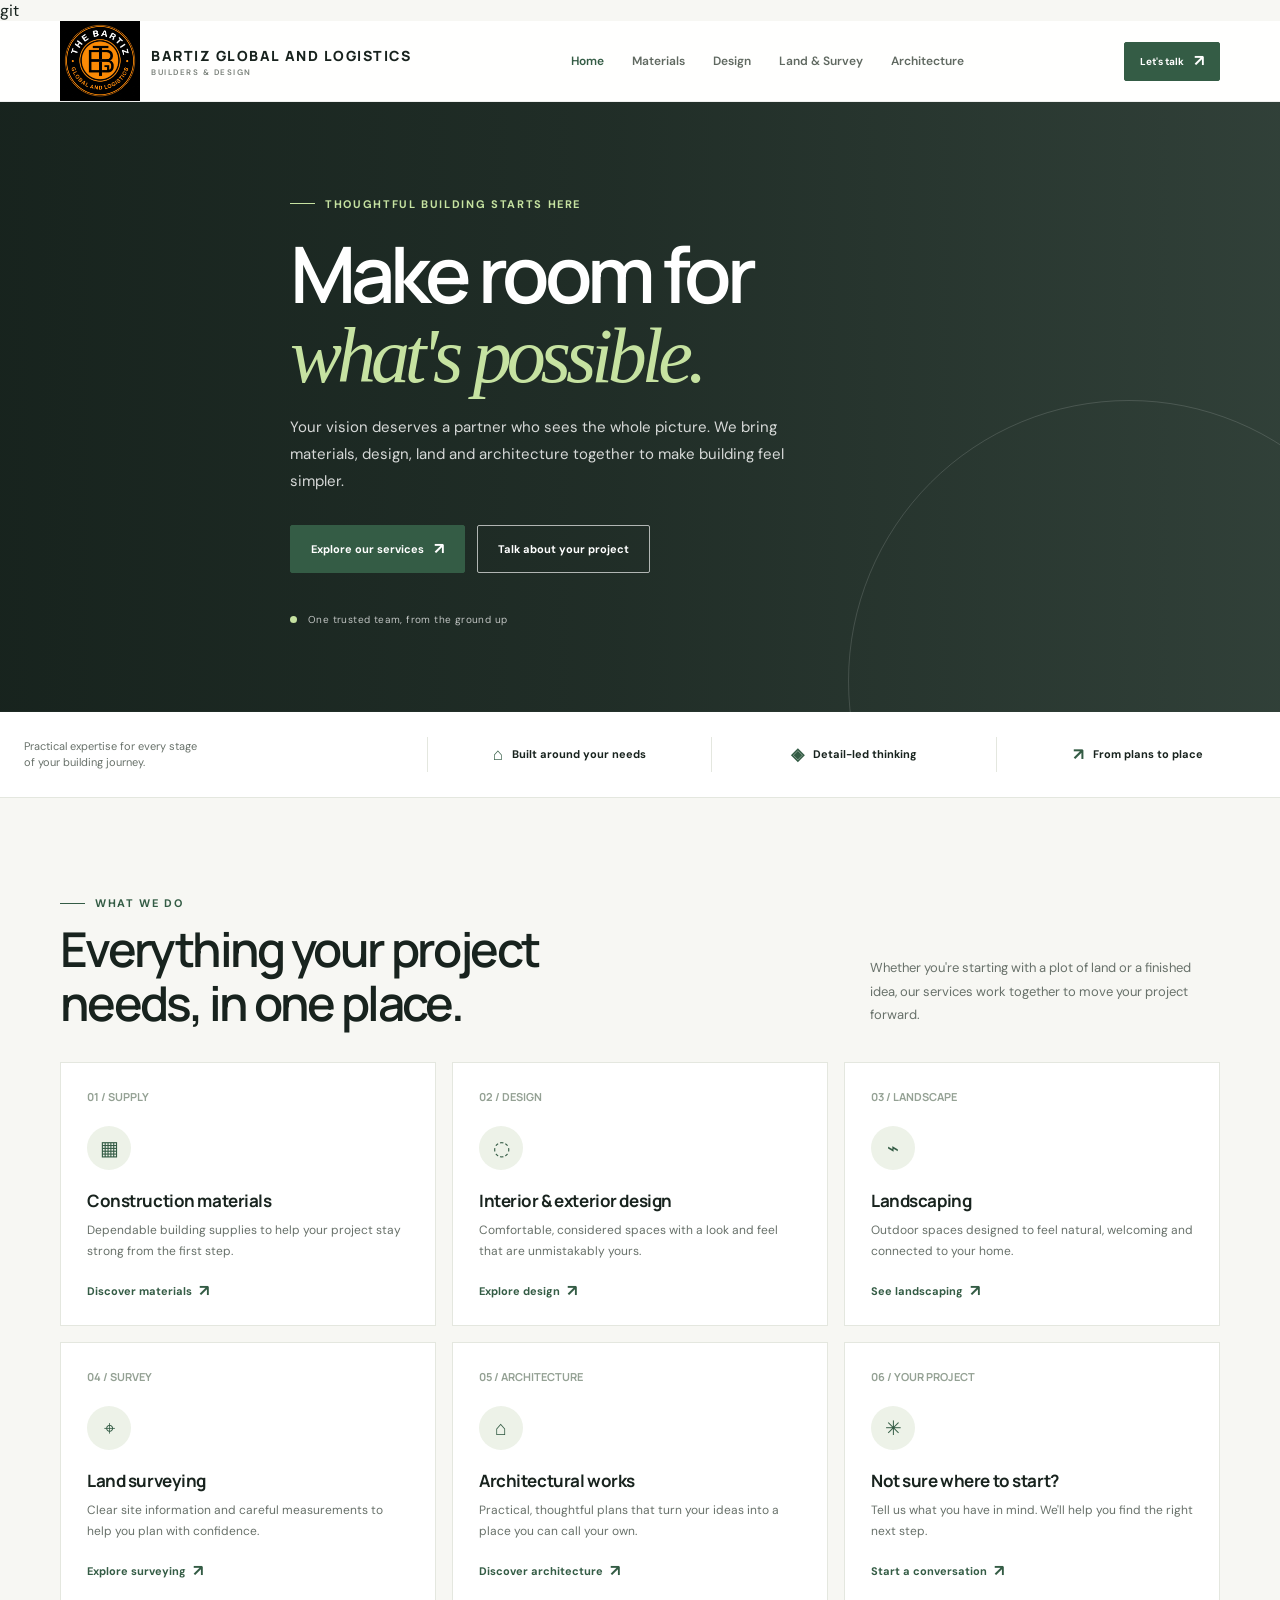
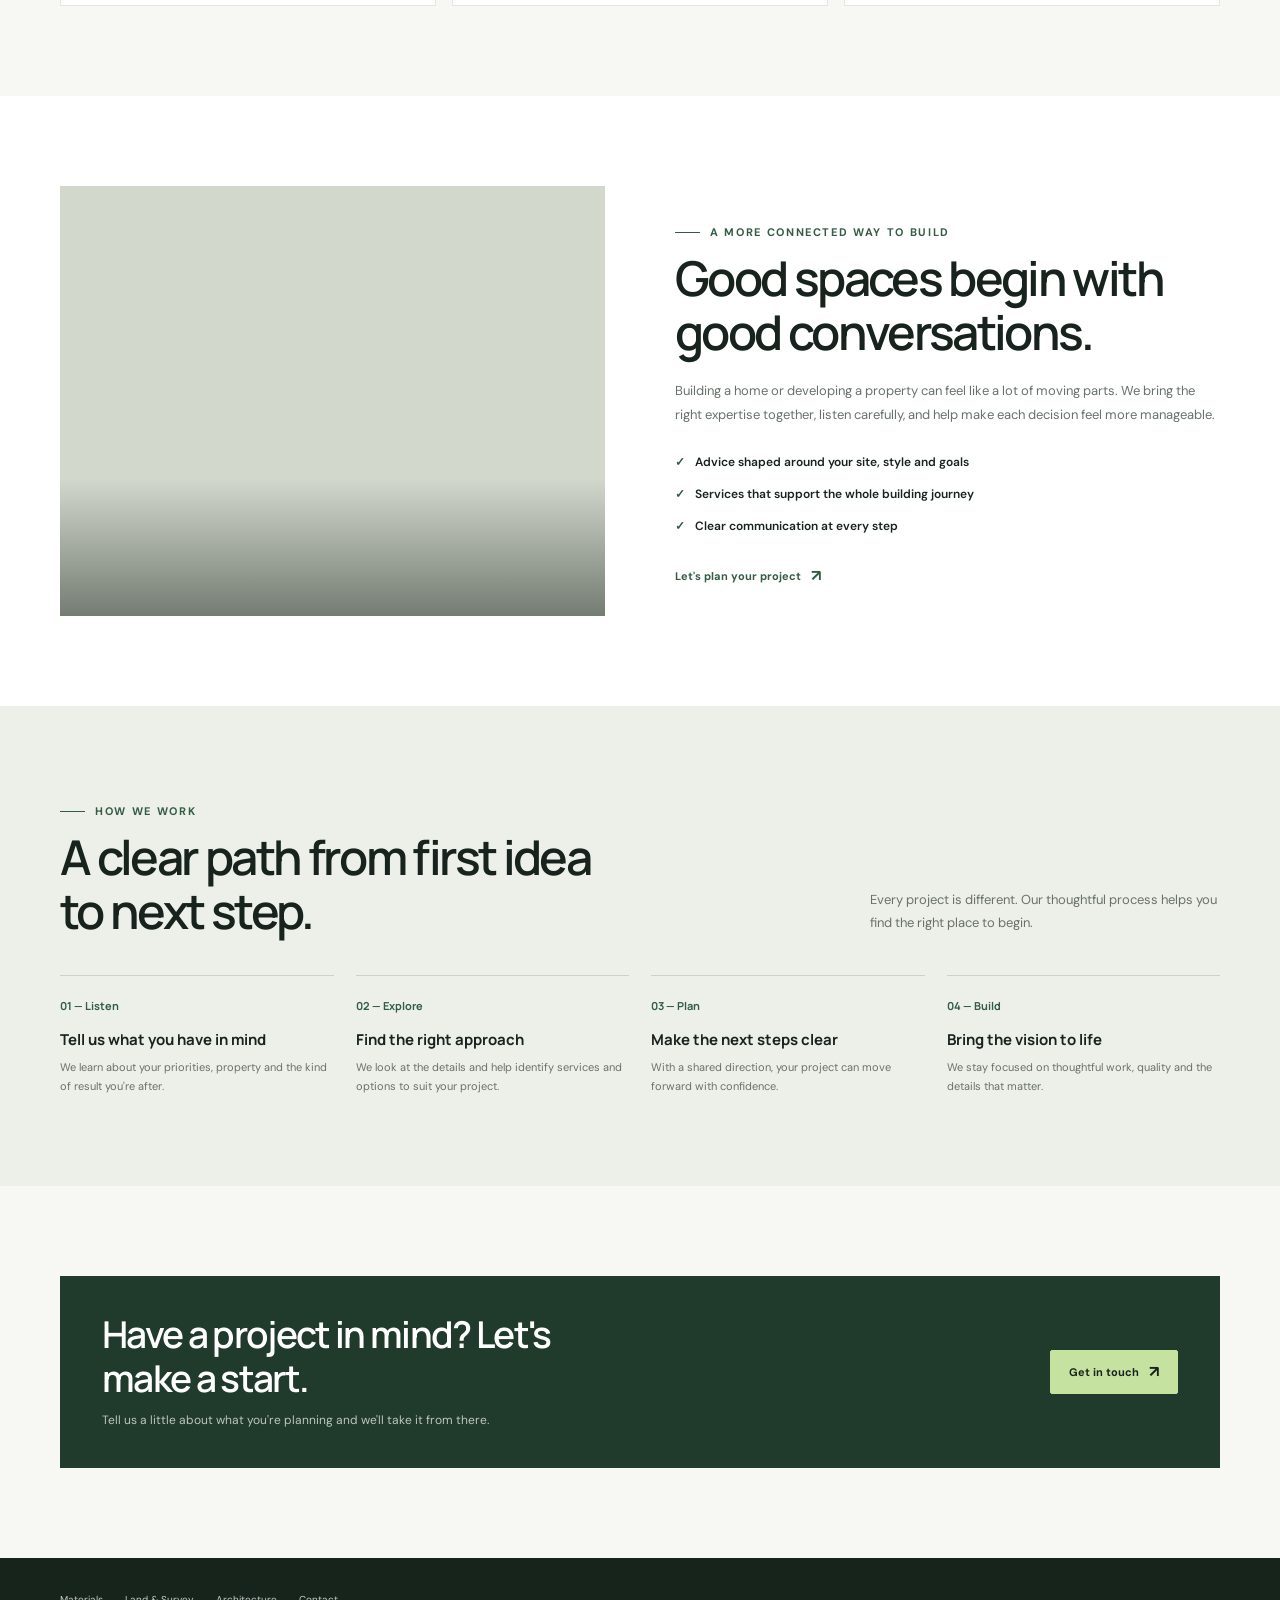
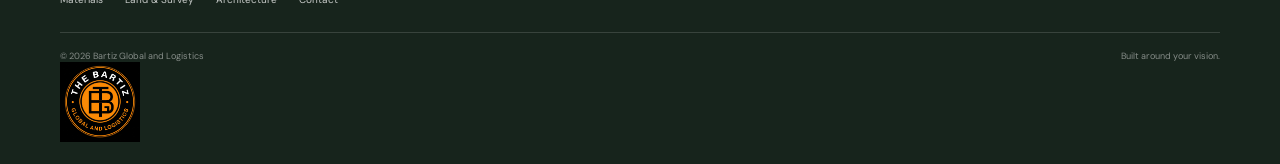
<file: index.html>
<!doctype html>
<html lang="en">
<head>git 
  <meta charset="utf-8">
  <meta name="viewport" content="width=device-width, initial-scale=1">
  <meta name="description" content="From quality building materials to architecture, surveying, landscaping and design, Bartiz helps you bring your building project to life.">
  <title>Bartiz Builders | Build with confidence</title>
  <link rel="stylesheet" href="styles.css">
</head>
<body>
  <header class="site-header">
    <div class="wrap header-inner">
      <a class="brand" href="index.html" aria-label="Bartiz Builders home page">
        <img src="logo.jpeg" alt="Bartiz Builders logo" class="logo">
        <div class="brand-name">BARTIZ GLOBAL AND LOGISTICS<small>BUILDERS &amp; DESIGN</small></div>
      </a>
      <nav class="main-nav" aria-label="Main navigation">
        <a href="index.html" aria-current="page">Home</a>
        <a href="construction.html">Materials</a>
        <a href="design.html">Design</a>
        <a href="land.html">Land &amp; Survey</a>
        <a href="architectural.html">Architecture</a>
      </nav>
      <a class="header-cta" href="#contact">Let's talk <span class="arrow">↗</span></a>
    </div>
  </header>
  <main>
    <section class="hero" style="--hero-image: url('https://images.unsplash.com/photo-1600607687939-ce8a6c25118c?auto=format&amp;fit=crop&amp;w=2000&amp;q=85')">
      <div class="wrap hero-content">
        <span class="eyebrow">Thoughtful building starts here</span>
        <h1>Make room for<br><em>what's possible.</em></h1>
        <p class="hero-copy">Your vision deserves a partner who sees the whole picture. We bring materials, design, land and architecture together to make building feel simpler.</p>
        <div class="hero-actions">
          <a class="button" href="#services">Explore our services <span class="arrow">↗</span></a>
          <a class="button button-light" href="#contact">Talk about your project</a>
        </div>
        <div class="hero-note"><span class="note-dot"></span> One trusted team, from the ground up</div>
      </div>
    </section>
    <div class="trust-row">
      <div class="trust-intro wrap">Practical expertise for every stage<br>of your building journey.</div>
      <div class="trust-item"><span class="trust-icon">⌂</span> Built around your needs</div>
      <div class="trust-item"><span class="trust-icon">◈</span> Detail-led thinking</div>
      <div class="trust-item"><span class="trust-icon">↗</span> From plans to place</div>
    </div>
    <section class="section wrap" id="services">
      <div class="section-heading">
        <div><span class="eyebrow">What we do</span><h2>Everything your project needs, in one place.</h2></div>
        <p>Whether you're starting with a plot of land or a finished idea, our services work together to move your project forward.</p>
      </div>
      <div class="service-grid">
        <a class="service-card" href="construction.html">
          <span class="service-number">01 / SUPPLY</span><span class="service-symbol">▦</span>
          <h3>Construction materials</h3><p>Dependable building supplies to help your project stay strong from the first step.</p>
          <span class="card-link">Discover materials <span class="arrow">↗</span></span>
        </a>
        <a class="service-card" href="design.html">
          <span class="service-number">02 / DESIGN</span><span class="service-symbol">◌</span>
          <h3>Interior &amp; exterior design</h3><p>Comfortable, considered spaces with a look and feel that are unmistakably yours.</p>
          <span class="card-link">Explore design <span class="arrow">↗</span></span>
        </a>
        <a class="service-card" href="land.html#landscaping">
          <span class="service-number">03 / LANDSCAPE</span><span class="service-symbol">⌁</span>
          <h3>Landscaping</h3><p>Outdoor spaces designed to feel natural, welcoming and connected to your home.</p>
          <span class="card-link">See landscaping <span class="arrow">↗</span></span>
        </a>
        <a class="service-card" href="land.html#survey">
          <span class="service-number">04 / SURVEY</span><span class="service-symbol">⌖</span>
          <h3>Land surveying</h3><p>Clear site information and careful measurements to help you plan with confidence.</p>
          <span class="card-link">Explore surveying <span class="arrow">↗</span></span>
        </a>
        <a class="service-card" href="architectural.html">
          <span class="service-number">05 / ARCHITECTURE</span><span class="service-symbol">⌂</span>
          <h3>Architectural works</h3><p>Practical, thoughtful plans that turn your ideas into a place you can call your own.</p>
          <span class="card-link">Discover architecture <span class="arrow">↗</span></span>
        </a>
        <a class="service-card" href="#contact">
          <span class="service-number">06 / YOUR PROJECT</span><span class="service-symbol">✳</span>
          <h3>Not sure where to start?</h3><p>Tell us what you have in mind. We'll help you find the right next step.</p>
          <span class="card-link">Start a conversation <span class="arrow">↗</span></span>
        </a>
      </div>
    </section>
    <section class="section" style="background:#fff">
      <div class="wrap split-section">
        <div class="split-image" role="img" aria-label="Warm, thoughtfully designed modern home" style="--section-image: url('https://images.unsplash.com/photo-1600210492486-724fe5c67fb0?auto=format&amp;fit=crop&amp;w=1200&amp;q=85')"></div>
        <div class="content-copy">
          <span class="eyebrow">A more connected way to build</span>
          <h2>Good spaces begin with good conversations.</h2>
          <p>Building a home or developing a property can feel like a lot of moving parts. We bring the right expertise together, listen carefully, and help make each decision feel more manageable.</p>
          <ul class="feature-list">
            <li><span class="check">✓</span> Advice shaped around your site, style and goals</li>
            <li><span class="check">✓</span> Services that support the whole building journey</li>
            <li><span class="check">✓</span> Clear communication at every step</li>
          </ul>
          <a class="feature-link" href="#contact">Let's plan your project <span class="arrow">↗</span></a>
        </div>
      </div>
    </section>
    <section class="section process-section">
      <div class="wrap">
        <div class="section-heading">
          <div><span class="eyebrow">How we work</span><h2>A clear path from first idea to next step.</h2></div>
          <p>Every project is different. Our thoughtful process helps you find the right place to begin.</p>
        </div>
        <div class="process-grid">
          <div class="process-step"><span>01 — Listen</span><h3>Tell us what you have in mind</h3><p>We learn about your priorities, property and the kind of result you're after.</p></div>
          <div class="process-step"><span>02 — Explore</span><h3>Find the right approach</h3><p>We look at the details and help identify services and options to suit your project.</p></div>
          <div class="process-step"><span>03 — Plan</span><h3>Make the next steps clear</h3><p>With a shared direction, your project can move forward with confidence.</p></div>
          <div class="process-step"><span>04 — Build</span><h3>Bring the vision to life</h3><p>We stay focused on thoughtful work, quality and the details that matter.</p></div>
        </div>
      </div>
    </section>
    <section class="section wrap" id="contact">
      <div class="cta-panel">
        <div><h2>Have a project in mind? Let's make a start.</h2><p>Tell us a little about what you're planning and we'll take it from there.</p></div>
        <a class="button" href="mailto:hello@bartizbuilders.com">Get in touch <span class="arrow">↗</span></a>
      </div>
    </section>
  </main>
  <footer class="site-footer">
    <div class="wrap">
      <div class="footer-top">
             <nav class="footer-links" aria-label="Footer navigation"><a href="construction.html">Materials</a><a href="land.html">Land &amp; Survey</a><a href="architectural.html">Architecture</a><a href="mailto:hello@bartizbuilders.com">Contact</a></nav>
      </div>
      <div class="footer-bottom"><span>© 2026 Bartiz Global and Logistics</span><span>Built around your vision.</span></div>
    <img src="logo.jpeg" alt="bartiz builders logo" class="logo"
  </footer>
</body>
</html>
</file>
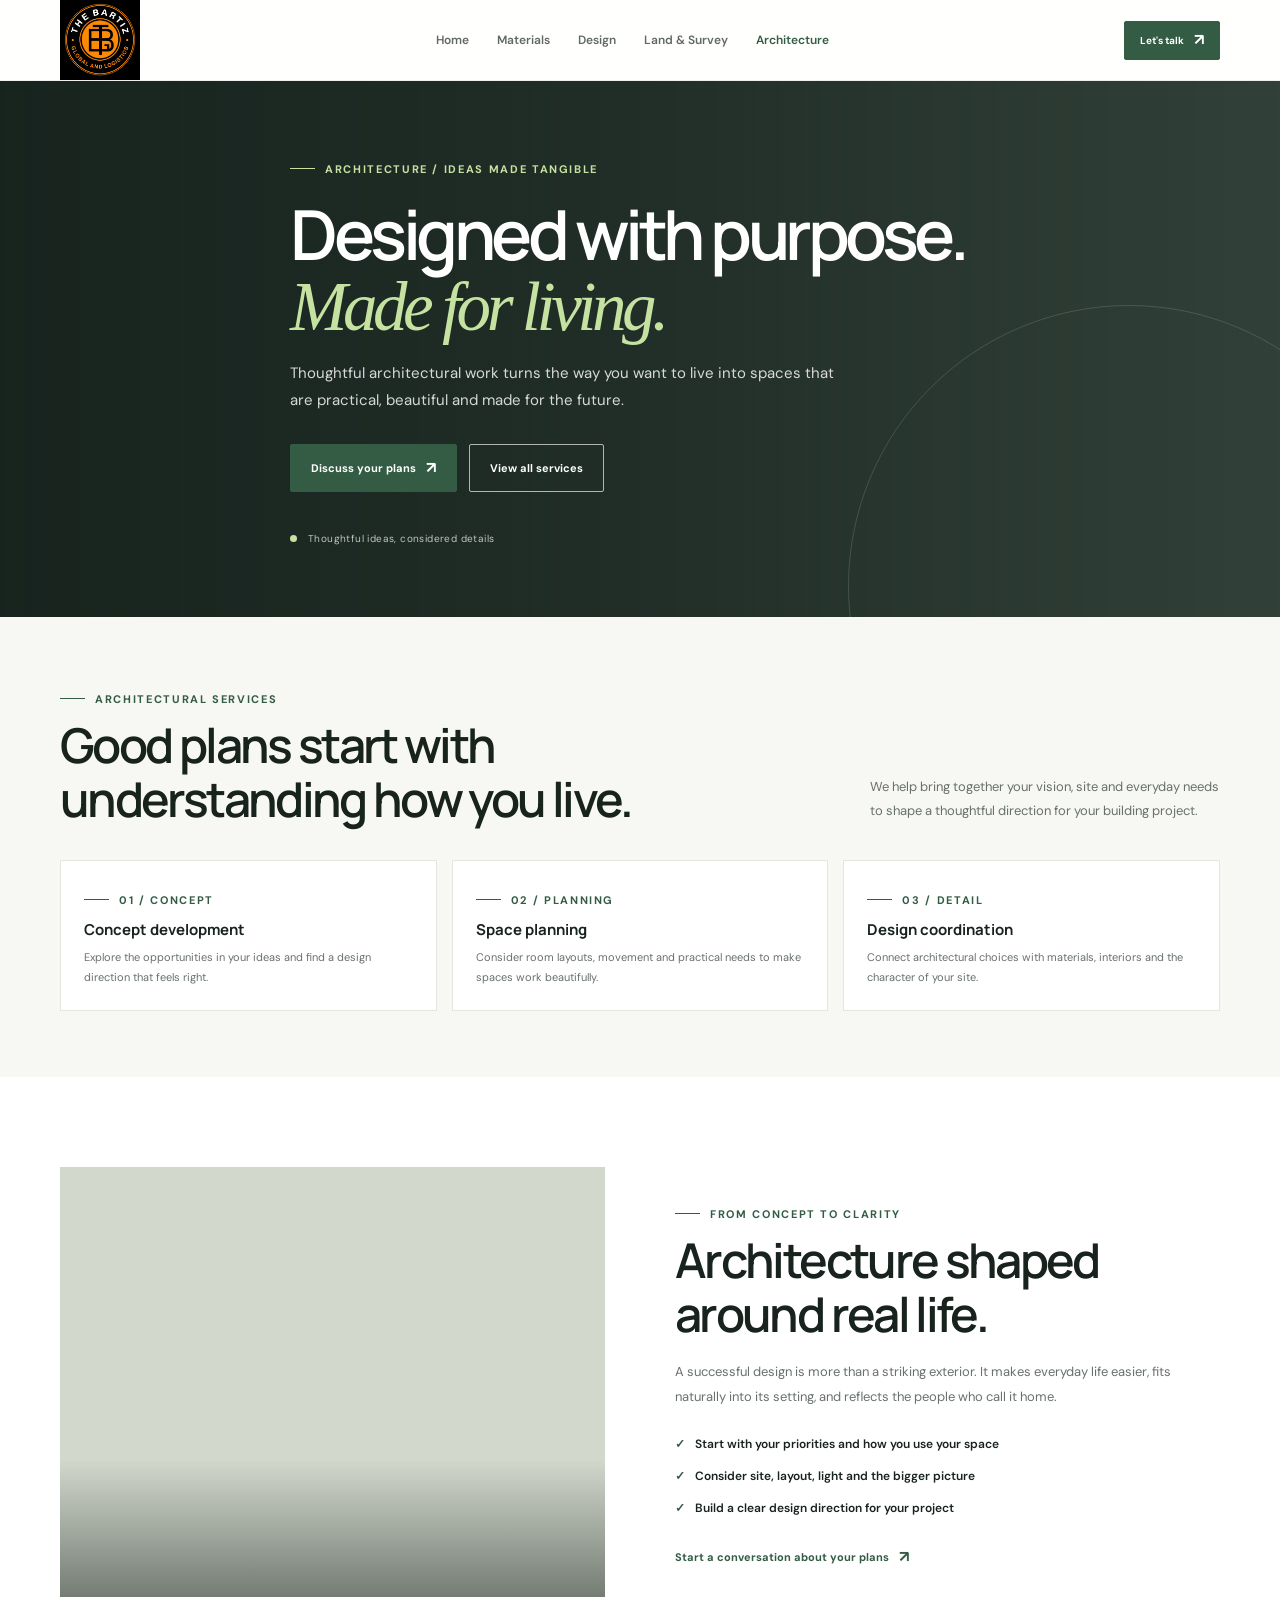
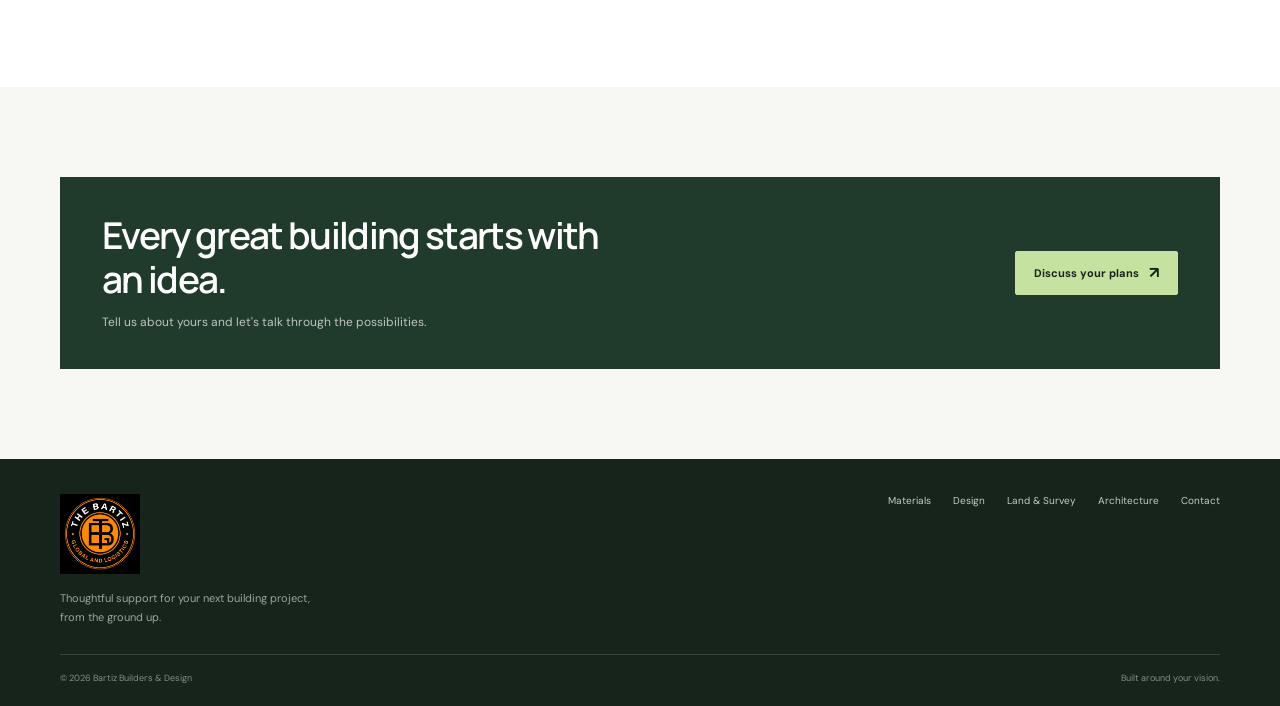
<file: architectural.html>
<!doctype html>
<html lang="en">
<head>
  <meta charset="utf-8">
  <meta name="viewport" content="width=device-width, initial-scale=1">
  <meta name="description" content="Architectural design and planning services to turn your building ideas into thoughtful spaces.">
  <title>Architectural Works | Bartiz Builders</title>
  <link rel="stylesheet" href="styles.css">
</head>
<body>
  <header class="site-header"><div class="wrap header-inner">
    <a class="brand" href="index.html" aria-label="Bartiz Builders home"><img src="logo.jpeg" alt="Bartiz Builders logo" class="logo"></a>
    <nav class="main-nav" aria-label="Main navigation"><a href="index.html">Home</a><a href="construction.html">Materials</a><a href="design.html">Design</a><a href="land.html">Land &amp; Survey</a><a href="architectural.html" aria-current="page">Architecture</a></nav>
    <a class="header-cta" href="index.html#contact">Let's talk <span class="arrow">↗</span></a>
  </div></header>
  <main>
    <section class="hero page-hero" style="--hero-image: url('https://images.unsplash.com/photo-1600607687920-4e2a09cf159d?auto=format&amp;fit=crop&amp;w=2000&amp;q=85')">
      <div class="wrap hero-content"><span class="eyebrow">Architecture / Ideas made tangible</span><h1>Designed with purpose.<br><em>Made for living.</em></h1><p class="hero-copy">Thoughtful architectural work turns the way you want to live into spaces that are practical, beautiful and made for the future.</p><div class="hero-actions"><a class="button" href="mailto:hello@bartizbuilders.com?subject=Architecture%20project">Discuss your plans <span class="arrow">↗</span></a><a class="button button-light" href="index.html#services">View all services</a></div><div class="hero-note"><span class="note-dot"></span> Thoughtful ideas, considered details</div></div>
    </section>
    <section class="page-intro wrap"><div class="section-heading"><div><span class="eyebrow">Architectural services</span><h2>Good plans start with understanding how you live.</h2></div><p>We help bring together your vision, site and everyday needs to shape a thoughtful direction for your building project.</p></div>
      <div class="detail-grid">
        <article class="detail-card"><span class="eyebrow">01 / Concept</span><h3>Concept development</h3><p>Explore the opportunities in your ideas and find a design direction that feels right.</p></article>
        <article class="detail-card"><span class="eyebrow">02 / Planning</span><h3>Space planning</h3><p>Consider room layouts, movement and practical needs to make spaces work beautifully.</p></article>
        <article class="detail-card"><span class="eyebrow">03 / Detail</span><h3>Design coordination</h3><p>Connect architectural choices with materials, interiors and the character of your site.</p></article>
      </div>
    </section>
    <section class="section" style="background:#fff"><div class="wrap split-section">
      <div class="split-image" role="img" aria-label="Contemporary home with architectural lines and natural light" style="--section-image: url('https://images.unsplash.com/photo-1600607687920-4e2a09cf159d?auto=format&amp;fit=crop&amp;w=1200&amp;q=85')"></div>
      <div class="content-copy"><span class="eyebrow">From concept to clarity</span><h2>Architecture shaped around real life.</h2><p>A successful design is more than a striking exterior. It makes everyday life easier, fits naturally into its setting, and reflects the people who call it home.</p><ul class="feature-list"><li><span class="check">✓</span> Start with your priorities and how you use your space</li><li><span class="check">✓</span> Consider site, layout, light and the bigger picture</li><li><span class="check">✓</span> Build a clear design direction for your project</li></ul><a class="feature-link" href="mailto:hello@bartizbuilders.com?subject=Architecture%20project">Start a conversation about your plans <span class="arrow">↗</span></a></div>
    </div></section>
    <section class="section wrap"><div class="cta-panel"><div><h2>Every great building starts with an idea.</h2><p>Tell us about yours and let's talk through the possibilities.</p></div><a class="button" href="mailto:hello@bartizbuilders.com?subject=Architecture%20project">Discuss your plans <span class="arrow">↗</span></a></div></section>
  </main>
  <footer class="site-footer"><div class="wrap"><div class="footer-top"><div><a class="brand" href="index.html"><img src="logo.jpeg" alt="Bartiz Builders logo" class="logo"></a><p class="footer-blurb">Thoughtful support for your next building project, from the ground up.</p></div><nav class="footer-links" aria-label="Footer navigation"><a href="construction.html">Materials</a><a href="design.html">Design</a><a href="land.html">Land &amp; Survey</a><a href="architectural.html">Architecture</a><a href="index.html#contact">Contact</a></nav></div><div class="footer-bottom"><span>© 2026 Bartiz Builders &amp; Design</span><span>Built around your vision.</span></div></div></footer>
</body>
</html>
</file>
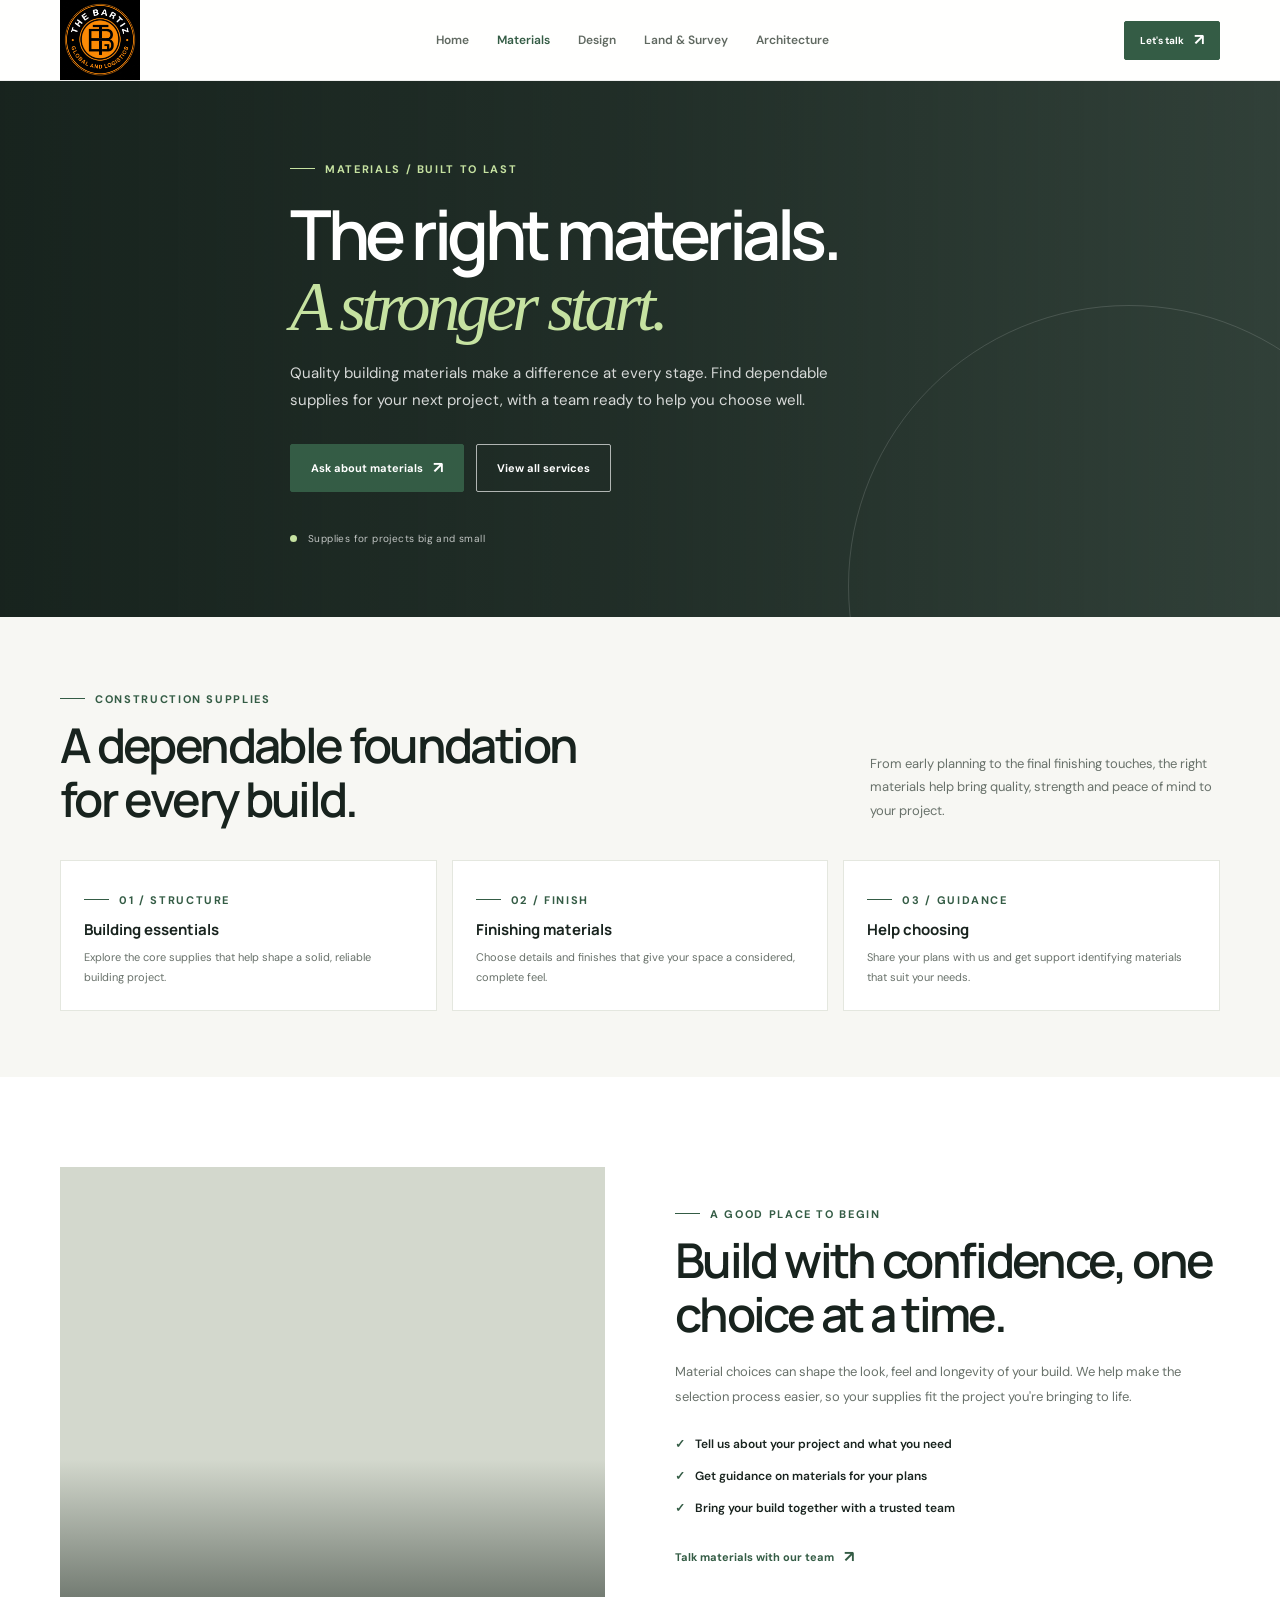
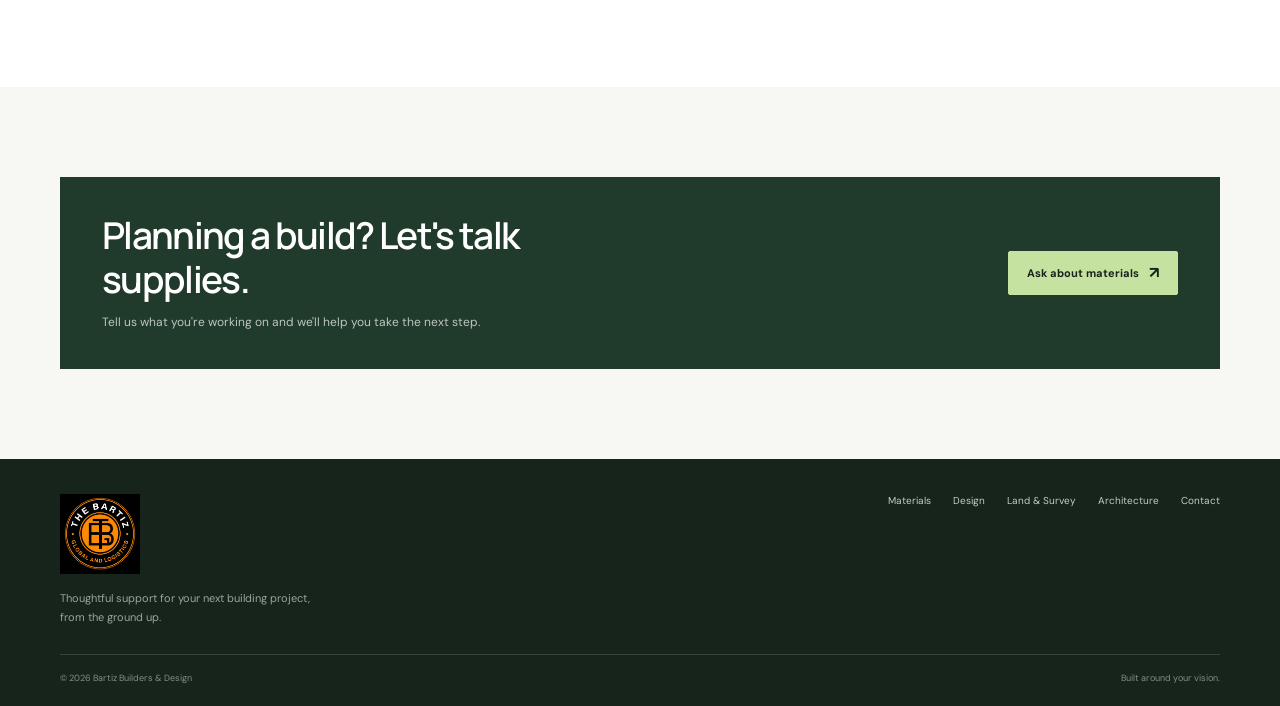
<file: construction.html>
<!doctype html>
<html lang="en">
<head>
  <meta charset="utf-8">
  <meta name="viewport" content="width=device-width, initial-scale=1">
  <meta name="description" content="Find dependable construction materials for your building project with Bartiz Builders.">
  <title>Construction Materials | Bartiz Builders</title>
  <link rel="stylesheet" href="styles.css">
</head>
<body>
  <header class="site-header"><div class="wrap header-inner">
    <a class="brand" href="index.html" aria-label="Bartiz Builders home"><img src="logo.jpeg" alt="Bartiz Builders logo" class="logo"></a>
    <nav class="main-nav" aria-label="Main navigation"><a href="index.html">Home</a><a href="construction.html" aria-current="page">Materials</a><a href="design.html">Design</a><a href="land.html">Land &amp; Survey</a><a href="architectural.html">Architecture</a></nav>
    <a class="header-cta" href="index.html#contact">Let's talk <span class="arrow">↗</span></a>
  </div></header>
  <main>
    <section class="hero page-hero" style="--hero-image: url('https://images.unsplash.com/photo-1504307651254-35680f356dfd?auto=format&amp;fit=crop&amp;w=2000&amp;q=85')">
      <div class="wrap hero-content"><span class="eyebrow">Materials / Built to last</span><h1>The right materials.<br><em>A stronger start.</em></h1><p class="hero-copy">Quality building materials make a difference at every stage. Find dependable supplies for your next project, with a team ready to help you choose well.</p><div class="hero-actions"><a class="button" href="mailto:hello@bartizbuilders.com?subject=Construction%20materials">Ask about materials <span class="arrow">↗</span></a><a class="button button-light" href="index.html#services">View all services</a></div><div class="hero-note"><span class="note-dot"></span> Supplies for projects big and small</div></div>
    </section>
    <section class="page-intro wrap"><div class="section-heading"><div><span class="eyebrow">Construction supplies</span><h2>A dependable foundation for every build.</h2></div><p>From early planning to the final finishing touches, the right materials help bring quality, strength and peace of mind to your project.</p></div>
      <div class="detail-grid">
        <article class="detail-card"><span class="eyebrow">01 / Structure</span><h3>Building essentials</h3><p>Explore the core supplies that help shape a solid, reliable building project.</p></article>
        <article class="detail-card"><span class="eyebrow">02 / Finish</span><h3>Finishing materials</h3><p>Choose details and finishes that give your space a considered, complete feel.</p></article>
        <article class="detail-card"><span class="eyebrow">03 / Guidance</span><h3>Help choosing</h3><p>Share your plans with us and get support identifying materials that suit your needs.</p></article>
      </div>
    </section>
    <section class="section" style="background:#fff"><div class="wrap split-section">
      <div class="split-image" role="img" aria-label="Active construction site with building materials" style="--section-image: url('https://images.unsplash.com/photo-1541888946425-d81bb19240f5?auto=format&amp;fit=crop&amp;w=1200&amp;q=85')"></div>
      <div class="content-copy"><span class="eyebrow">A good place to begin</span><h2>Build with confidence, one choice at a time.</h2><p>Material choices can shape the look, feel and longevity of your build. We help make the selection process easier, so your supplies fit the project you're bringing to life.</p><ul class="feature-list"><li><span class="check">✓</span> Tell us about your project and what you need</li><li><span class="check">✓</span> Get guidance on materials for your plans</li><li><span class="check">✓</span> Bring your build together with a trusted team</li></ul><a class="feature-link" href="mailto:hello@bartizbuilders.com?subject=Construction%20materials">Talk materials with our team <span class="arrow">↗</span></a></div>
    </div></section>
    <section class="section wrap"><div class="cta-panel"><div><h2>Planning a build? Let's talk supplies.</h2><p>Tell us what you're working on and we'll help you take the next step.</p></div><a class="button" href="mailto:hello@bartizbuilders.com?subject=Construction%20materials">Ask about materials <span class="arrow">↗</span></a></div></section>
  </main>
  <footer class="site-footer"><div class="wrap"><div class="footer-top"><div><a class="brand" href="index.html"><img src="logo.jpeg" alt="Bartiz Builders logo" class="logo"></a><p class="footer-blurb">Thoughtful support for your next building project, from the ground up.</p></div><nav class="footer-links" aria-label="Footer navigation"><a href="construction.html">Materials</a><a href="design.html">Design</a><a href="land.html">Land &amp; Survey</a><a href="architectural.html">Architecture</a><a href="index.html#contact">Contact</a></nav></div><div class="footer-bottom"><span>© 2026 Bartiz Builders &amp; Design</span><span>Built around your vision.</span></div></div></footer>
</body>
</html>
</file>
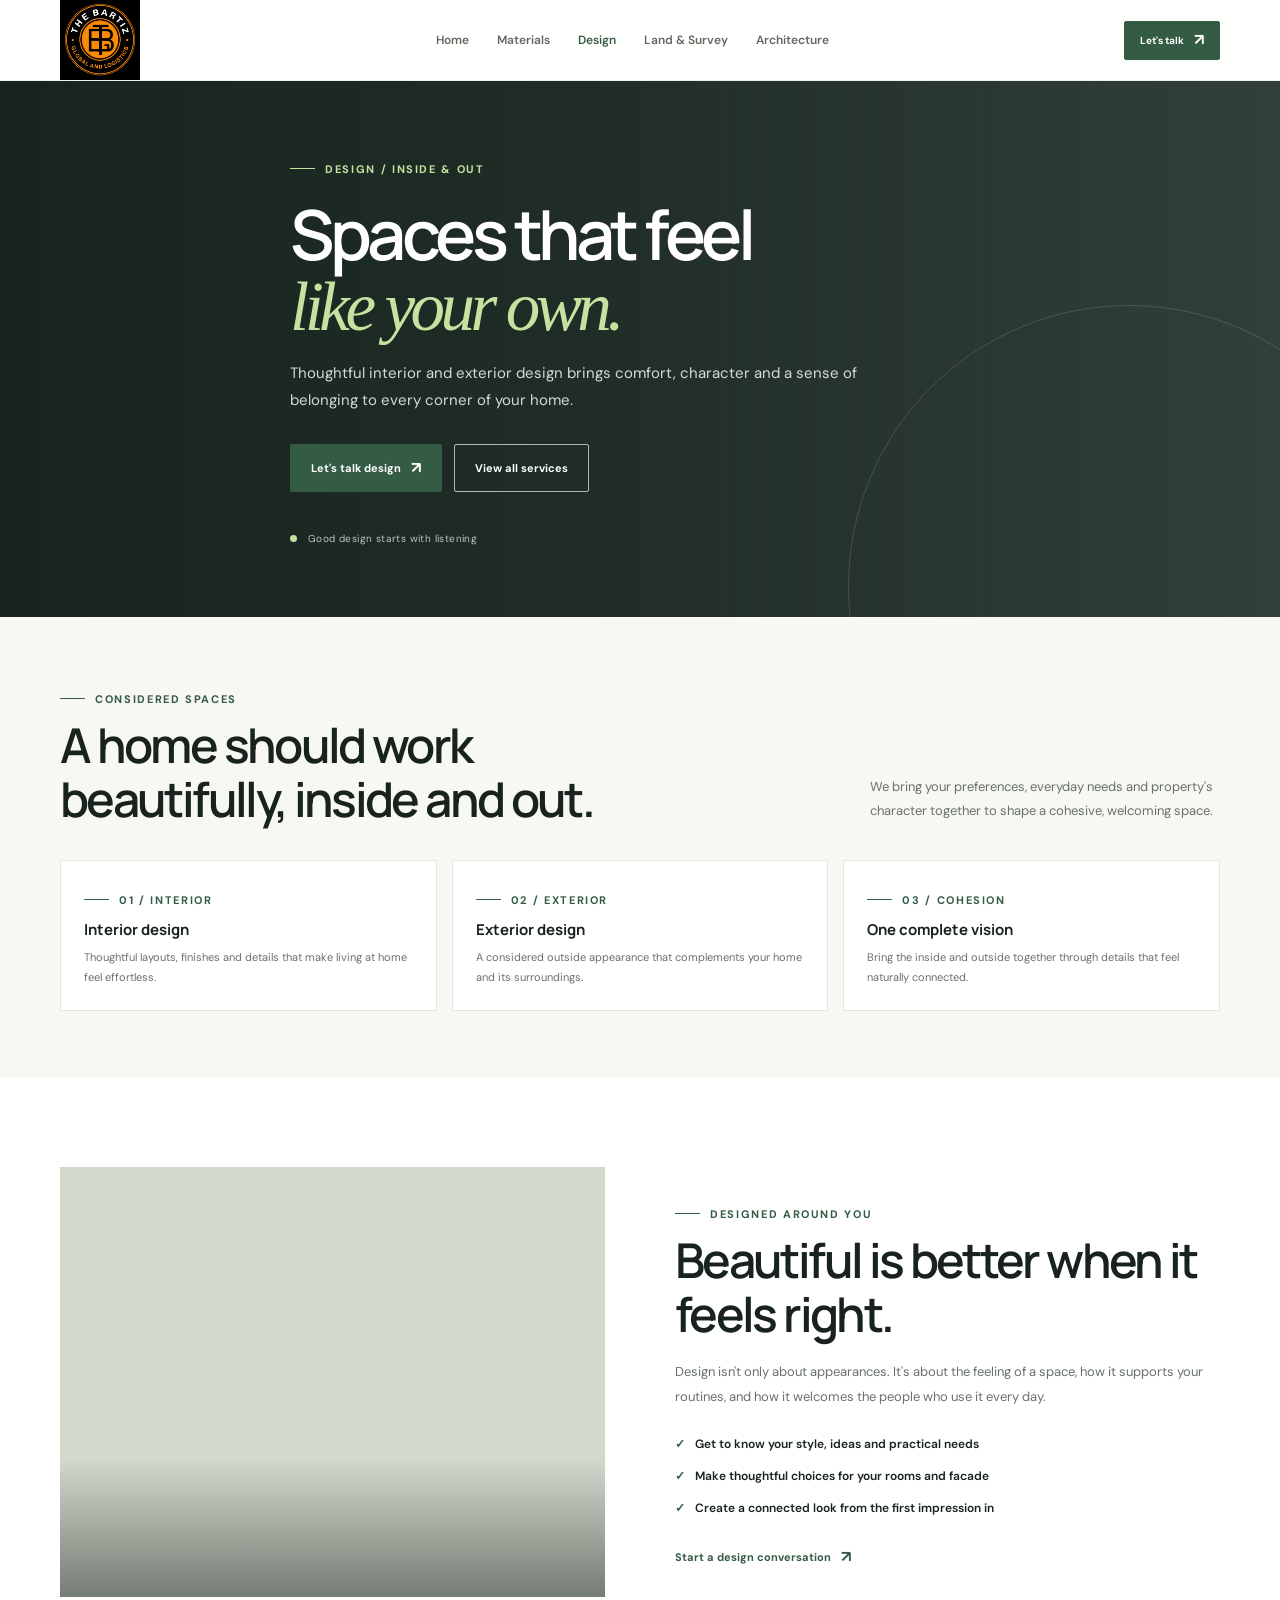
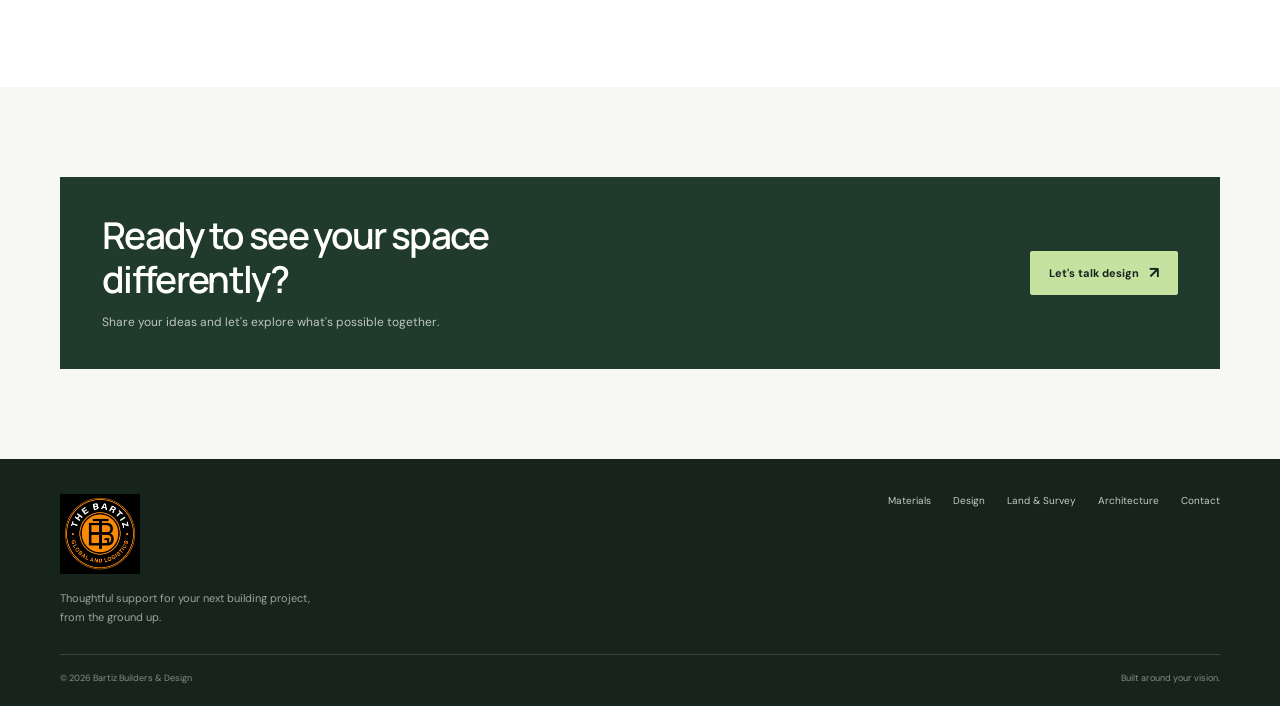
<file: design.html>
<!doctype html>
<html lang="en">
<head>
  <meta charset="utf-8">
  <meta name="viewport" content="width=device-width, initial-scale=1">
  <meta name="description" content="Interior and exterior design services to create comfortable, considered spaces with Bartiz Builders.">
  <title>Interior &amp; Exterior Design | Bartiz Builders</title>
  <link rel="stylesheet" href="styles.css">
</head>
<body>
  <header class="site-header"><div class="wrap header-inner">
    <a class="brand" href="index.html" aria-label="Bartiz Builders home"><img src="logo.jpeg" alt="Bartiz Builders logo" class="logo"></a>
    <nav class="main-nav" aria-label="Main navigation"><a href="index.html">Home</a><a href="construction.html">Materials</a><a href="design.html" aria-current="page">Design</a><a href="land.html">Land &amp; Survey</a><a href="architectural.html">Architecture</a></nav>
    <a class="header-cta" href="index.html#contact">Let's talk <span class="arrow">↗</span></a>
  </div></header>
  <main>
    <section class="hero page-hero" style="--hero-image: url('https://images.unsplash.com/photo-1600210492486-724fe5c67fb0?auto=format&amp;fit=crop&amp;w=2000&amp;q=85')">
      <div class="wrap hero-content"><span class="eyebrow">Design / Inside &amp; out</span><h1>Spaces that feel<br><em>like your own.</em></h1><p class="hero-copy">Thoughtful interior and exterior design brings comfort, character and a sense of belonging to every corner of your home.</p><div class="hero-actions"><a class="button" href="mailto:hello@bartizbuilders.com?subject=Design%20project">Let's talk design <span class="arrow">↗</span></a><a class="button button-light" href="index.html#services">View all services</a></div><div class="hero-note"><span class="note-dot"></span> Good design starts with listening</div></div>
    </section>
    <section class="page-intro wrap"><div class="section-heading"><div><span class="eyebrow">Considered spaces</span><h2>A home should work beautifully, inside and out.</h2></div><p>We bring your preferences, everyday needs and property's character together to shape a cohesive, welcoming space.</p></div>
      <div class="detail-grid">
        <article class="detail-card"><span class="eyebrow">01 / Interior</span><h3>Interior design</h3><p>Thoughtful layouts, finishes and details that make living at home feel effortless.</p></article>
        <article class="detail-card"><span class="eyebrow">02 / Exterior</span><h3>Exterior design</h3><p>A considered outside appearance that complements your home and its surroundings.</p></article>
        <article class="detail-card"><span class="eyebrow">03 / Cohesion</span><h3>One complete vision</h3><p>Bring the inside and outside together through details that feel naturally connected.</p></article>
      </div>
    </section>
    <section class="section" style="background:#fff"><div class="wrap split-section">
      <div class="split-image" role="img" aria-label="Bright contemporary living space with thoughtful interior design" style="--section-image: url('https://images.unsplash.com/photo-1600607687939-ce8a6c25118c?auto=format&amp;fit=crop&amp;w=1200&amp;q=85')"></div>
      <div class="content-copy"><span class="eyebrow">Designed around you</span><h2>Beautiful is better when it feels right.</h2><p>Design isn't only about appearances. It's about the feeling of a space, how it supports your routines, and how it welcomes the people who use it every day.</p><ul class="feature-list"><li><span class="check">✓</span> Get to know your style, ideas and practical needs</li><li><span class="check">✓</span> Make thoughtful choices for your rooms and facade</li><li><span class="check">✓</span> Create a connected look from the first impression in</li></ul><a class="feature-link" href="mailto:hello@bartizbuilders.com?subject=Design%20project">Start a design conversation <span class="arrow">↗</span></a></div>
    </div></section>
    <section class="section wrap"><div class="cta-panel"><div><h2>Ready to see your space differently?</h2><p>Share your ideas and let's explore what's possible together.</p></div><a class="button" href="mailto:hello@bartizbuilders.com?subject=Design%20project">Let's talk design <span class="arrow">↗</span></a></div></section>
  </main>
  <footer class="site-footer"><div class="wrap"><div class="footer-top"><div><a class="brand" href="index.html"><img src="logo.jpeg" alt="Bartiz Builders logo" class="logo"></a><p class="footer-blurb">Thoughtful support for your next building project, from the ground up.</p></div><nav class="footer-links" aria-label="Footer navigation"><a href="construction.html">Materials</a><a href="design.html">Design</a><a href="land.html">Land &amp; Survey</a><a href="architectural.html">Architecture</a><a href="index.html#contact">Contact</a></nav></div><div class="footer-bottom"><span>© 2026 Bartiz Builders &amp; Design</span><span>Built around your vision.</span></div></div></footer>
</body>
</html>
</file>
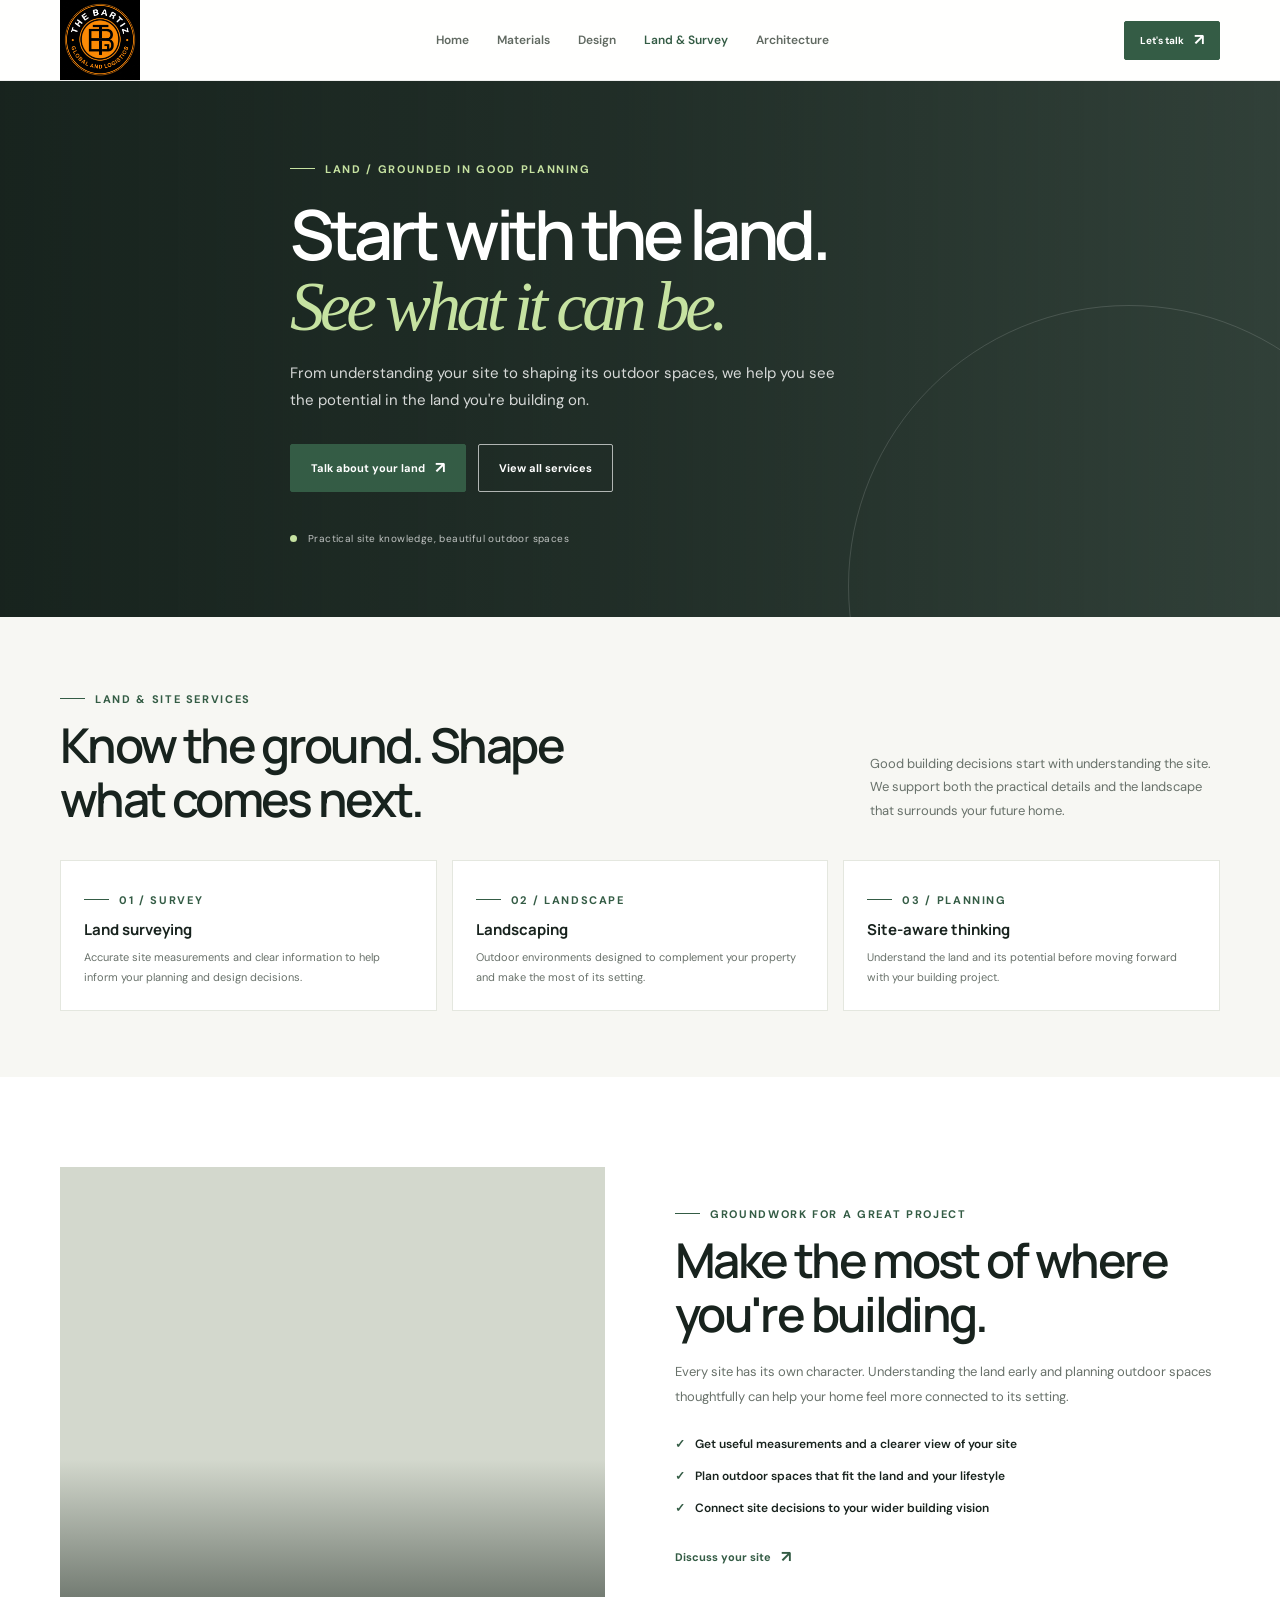
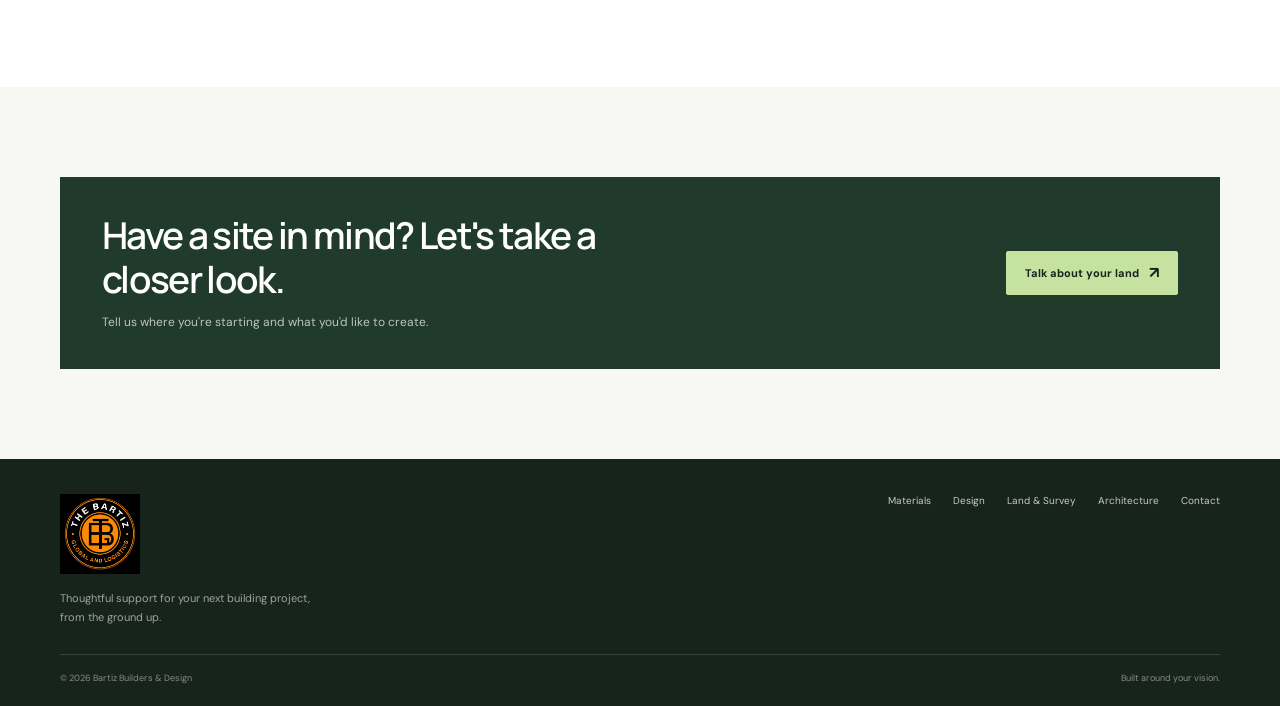
<file: land.html>
<!doctype html>
<html lang="en">
<head>
  <meta charset="utf-8">
  <meta name="viewport" content="width=device-width, initial-scale=1">
  <meta name="description" content="Explore land surveying and landscaping services from Bartiz Builders.">
  <title>Land Surveying &amp; Landscaping | Bartiz Builders</title>
  <link rel="stylesheet" href="styles.css">
</head>
<body>
  <header class="site-header"><div class="wrap header-inner">
    <a class="brand" href="index.html" aria-label="Bartiz Builders home"><img src="logo.jpeg" alt="Bartiz Builders logo" class="logo"></a>
    <nav class="main-nav" aria-label="Main navigation"><a href="index.html">Home</a><a href="construction.html">Materials</a><a href="design.html">Design</a><a href="land.html" aria-current="page">Land &amp; Survey</a><a href="architectural.html">Architecture</a></nav>
    <a class="header-cta" href="index.html#contact">Let's talk <span class="arrow">↗</span></a>
  </div></header>
  <main>
    <section class="hero page-hero" style="--hero-image: url('https://images.unsplash.com/photo-1500382017468-9049fed747ef?auto=format&amp;fit=crop&amp;w=2000&amp;q=85')">
      <div class="wrap hero-content"><span class="eyebrow">Land / Grounded in good planning</span><h1>Start with the land.<br><em>See what it can be.</em></h1><p class="hero-copy">From understanding your site to shaping its outdoor spaces, we help you see the potential in the land you're building on.</p><div class="hero-actions"><a class="button" href="mailto:hello@bartizbuilders.com?subject=Land%20and%20survey">Talk about your land <span class="arrow">↗</span></a><a class="button button-light" href="index.html#services">View all services</a></div><div class="hero-note"><span class="note-dot"></span> Practical site knowledge, beautiful outdoor spaces</div></div>
    </section>
    <section class="page-intro wrap"><div class="section-heading"><div><span class="eyebrow">Land &amp; site services</span><h2>Know the ground. Shape what comes next.</h2></div><p>Good building decisions start with understanding the site. We support both the practical details and the landscape that surrounds your future home.</p></div>
      <div class="detail-grid">
        <article class="detail-card" id="survey"><span class="eyebrow">01 / Survey</span><h3>Land surveying</h3><p>Accurate site measurements and clear information to help inform your planning and design decisions.</p></article>
        <article class="detail-card" id="landscaping"><span class="eyebrow">02 / Landscape</span><h3>Landscaping</h3><p>Outdoor environments designed to complement your property and make the most of its setting.</p></article>
        <article class="detail-card"><span class="eyebrow">03 / Planning</span><h3>Site-aware thinking</h3><p>Understand the land and its potential before moving forward with your building project.</p></article>
      </div>
    </section>
    <section class="section" style="background:#fff"><div class="wrap split-section">
      <div class="split-image" role="img" aria-label="Green garden landscaping around a contemporary home" style="--section-image: url('https://images.unsplash.com/photo-1600585154340-be6161a56a0c?auto=format&amp;fit=crop&amp;w=1200&amp;q=85')"></div>
      <div class="content-copy"><span class="eyebrow">Groundwork for a great project</span><h2>Make the most of where you're building.</h2><p>Every site has its own character. Understanding the land early and planning outdoor spaces thoughtfully can help your home feel more connected to its setting.</p><ul class="feature-list"><li><span class="check">✓</span> Get useful measurements and a clearer view of your site</li><li><span class="check">✓</span> Plan outdoor spaces that fit the land and your lifestyle</li><li><span class="check">✓</span> Connect site decisions to your wider building vision</li></ul><a class="feature-link" href="mailto:hello@bartizbuilders.com?subject=Land%20and%20survey">Discuss your site <span class="arrow">↗</span></a></div>
    </div></section>
    <section class="section wrap"><div class="cta-panel"><div><h2>Have a site in mind? Let's take a closer look.</h2><p>Tell us where you're starting and what you'd like to create.</p></div><a class="button" href="mailto:hello@bartizbuilders.com?subject=Land%20and%20survey">Talk about your land <span class="arrow">↗</span></a></div></section>
  </main>
  <footer class="site-footer"><div class="wrap"><div class="footer-top"><div><a class="brand" href="index.html"><img src="logo.jpeg" alt="Bartiz Builders logo" class="logo"></a><p class="footer-blurb">Thoughtful support for your next building project, from the ground up.</p></div><nav class="footer-links" aria-label="Footer navigation"><a href="construction.html">Materials</a><a href="design.html">Design</a><a href="land.html">Land &amp; Survey</a><a href="architectural.html">Architecture</a><a href="index.html#contact">Contact</a></nav></div><div class="footer-bottom"><span>© 2026 Bartiz Builders &amp; Design</span><span>Built around your vision.</span></div></div></footer>
</body>
</html>
</file>
<file: styles.css>
@import url('https://fonts.googleapis.com/css2?family=DM+Sans:wght@400;500;600;700&family=Manrope:wght@400;500;600;700;800&display=swap');

:root {
  color-scheme: light;
  --ink: #18231e;
  --muted: #68716a;
  --paper: #f7f7f3;
  --white: #fff;
  --green: #345c45;
  --green-dark: #203a2b;
  --lime: #c6e2a1;
  --line: #e4e7df;
  --serif: Georgia, 'Times New Roman', serif;
  --sans: 'DM Sans', Arial, sans-serif;
  --display: 'Manrope', Arial, sans-serif;
}

* { box-sizing: border-box; }
html { scroll-behavior: smooth; }
body {
  margin: 0;
  color: var(--ink);
  background: var(--paper);
  font-family: var(--sans);
  -webkit-font-smoothing: antialiased;
}
.logo { 
  width: 80px;
  height: auto;
  object-fit: contain;
}
header {
   display: flex;
   align-items: center;
   gap: 15px;
}
.logo {
   width: 80px;
   height: auto;
   object-fit: contain;
}
footer {
   display: flex;
   align-items: center;
   gap: 15px;
}
a { color: inherit; text-decoration: none; }
img { display: block; max-width: 100%; }
.wrap { width: min(1160px, calc(100% - 48px)); margin-inline: auto; }
.eyebrow {
  display: inline-flex;
  align-items: center;
  gap: 10px;
  color: var(--green);
  font-size: 11px;
  font-weight: 700;
  letter-spacing: .15em;
  text-transform: uppercase;
}
.eyebrow::before { width: 25px; height: 1px; background: currentColor; content: ''; }
.site-header {
  position: relative;
  z-index: 5;
  background: rgba(255,255,255,.96);
  border-bottom: 1px solid rgba(24,35,30,.07);
}
.header-inner {
  min-height: 78px;
  display: flex;
  align-items: center;
  justify-content: space-between;
  gap: 24px;
}
.brand { display: inline-flex; align-items: center; gap: 11px; flex-shrink: 0; }
.brand-mark {
  width: 37px;
  height: 37px;
  display: grid;
  place-items: center;
  color: var(--white);
  background: var(--green);
  border-radius: 3px 3px 12px 3px;
  font-family: var(--display);
  font-size: 19px;
  font-weight: 800;
}
.brand-name {
  font-family: var(--display);
  font-size: 14px;
  font-weight: 800;
  letter-spacing: .11em;
}
.brand-name small {
  display: block;
  margin-top: 2px;
  color: #7a817a;
  font-family: var(--sans);
  font-size: 8px;
  font-weight: 600;
  letter-spacing: .19em;
}
.main-nav { display: flex; align-items: center; gap: 28px; }
.main-nav a {
  color: #606961;
  font-size: 12px;
  font-weight: 600;
  transition: color .2s ease;
}
.main-nav a:hover, .main-nav a[aria-current="page"] { color: var(--green); }
.header-cta, .button {
  display: inline-flex;
  min-height: 44px;
  align-items: center;
  justify-content: center;
  gap: 10px;
  padding: 0 18px;
  border: 1px solid var(--green);
  border-radius: 2px;
  background: var(--green);
  color: var(--white);
  font-size: 11px;
  font-weight: 700;
  transition: background .2s ease, color .2s ease, transform .2s ease;
}
.header-cta { min-height: 39px; padding-inline: 15px; font-size: 10px; }
.button:hover, .header-cta:hover { transform: translateY(-1px); background: var(--green-dark); }
.button-light { border-color: rgba(255,255,255,.65); background: transparent; }
.button-light:hover { background: rgba(255,255,255,.12); }
.arrow { font-size: 16px; line-height: 1; }

.hero {
  position: relative;
  isolation: isolate;
  min-height: 560px;
  display: flex;
  align-items: center;
  overflow: hidden;
  background-color: #35453d;
  background-image: linear-gradient(90deg, rgba(17,28,23,.82) 0%, rgba(17,28,23,.57) 48%, rgba(17,28,23,.12) 100%), var(--hero-image);
  background-position: center, center 54%;
  background-size: cover;
  color: var(--white);
}
.hero::after {
  position: absolute;
  z-index: -1;
  right: -130px;
  bottom: -250px;
  width: 560px;
  height: 560px;
  border: 1px solid rgba(255,255,255,.14);
  border-radius: 50%;
  content: '';
}
.hero-content { width: min(700px, 100%); padding-block: 86px; }
.hero .eyebrow { color: var(--lime); }
.hero h1 {
  max-width: 700px;
  margin: 23px 0 18px;
  font-family: var(--display);
  font-size: clamp(45px, 7.3vw, 78px);
  font-weight: 600;
  letter-spacing: -.065em;
  line-height: 1.02;
}
.hero h1 em { color: var(--lime); font-family: var(--serif); font-weight: 400; }
.hero-copy { max-width: 510px; margin: 0; color: rgba(255,255,255,.82); font-size: 15px; line-height: 1.8; }
.hero-actions { display: flex; flex-wrap: wrap; gap: 12px; margin-top: 30px; }
.hero .button { min-height: 48px; padding-inline: 20px; }
.hero-note {
  display: flex;
  align-items: center;
  gap: 11px;
  margin-top: 40px;
  color: rgba(255,255,255,.72);
  font-size: 10px;
  letter-spacing: .04em;
}
.note-dot { width: 7px; height: 7px; border-radius: 50%; background: var(--lime); }

.trust-row {
  display: grid;
  grid-template-columns: 1.5fr repeat(3, 1fr);
  align-items: center;
  padding-block: 25px;
  border-bottom: 1px solid var(--line);
  background: var(--white);
}
.trust-intro { color: var(--muted); font-size: 11px; line-height: 1.5; }
.trust-item {
  min-height: 35px;
  display: flex;
  align-items: center;
  justify-content: center;
  gap: 9px;
  border-left: 1px solid var(--line);
  font-size: 11px;
  font-weight: 700;
}
.trust-icon { color: var(--green); font-size: 17px; }
.section { padding-block: 90px; }
.section-heading {
  display: flex;
  align-items: end;
  justify-content: space-between;
  gap: 25px;
  margin-bottom: 32px;
}
.section-heading h2, .content-copy h2 {
  max-width: 580px;
  margin: 12px 0 0;
  font-family: var(--display);
  font-size: clamp(32px, 4vw, 48px);
  font-weight: 600;
  letter-spacing: -.055em;
  line-height: 1.12;
}
.section-heading > p { max-width: 350px; margin: 0 0 3px; color: var(--muted); font-size: 13px; line-height: 1.8; }
.service-grid { display: grid; grid-template-columns: repeat(3, 1fr); gap: 16px; }
.service-card {
  min-height: 250px;
  display: flex;
  flex-direction: column;
  padding: 26px;
  border: 1px solid var(--line);
  background: var(--white);
  transition: transform .2s ease, box-shadow .2s ease;
}
.service-card:hover { transform: translateY(-4px); box-shadow: 0 14px 35px rgba(23,40,30,.08); }
.service-number { color: #94a194; font-family: var(--display); font-size: 11px; font-weight: 700; }
.service-symbol {
  width: 44px;
  height: 44px;
  display: grid;
  place-items: center;
  margin-top: 22px;
  border-radius: 50%;
  background: #edf2e8;
  color: var(--green);
  font-size: 20px;
}
.service-card h3 { margin: 19px 0 8px; font-family: var(--display); font-size: 17px; letter-spacing: -.025em; }
.service-card p { margin: 0; color: var(--muted); font-size: 12px; line-height: 1.75; }
.card-link { display: inline-flex; align-items: center; gap: 7px; margin-top: auto; padding-top: 21px; color: var(--green); font-size: 11px; font-weight: 700; }
.split-section { display: grid; grid-template-columns: 1fr 1fr; align-items: center; gap: 70px; }
.split-image {
  min-height: 430px;
  background-color: #d3d8cd;
  background-image: linear-gradient(180deg, transparent 68%, rgba(12,24,17,.48)), var(--section-image);
  background-position: center;
  background-size: cover;
}
.image-caption { display: block; margin-top: 10px; color: var(--muted); font-size: 10px; }
.content-copy > p { margin: 20px 0 0; color: var(--muted); font-size: 13px; line-height: 1.9; }
.feature-list { display: grid; gap: 13px; margin: 25px 0 27px; padding: 0; list-style: none; }
.feature-list li { display: flex; align-items: flex-start; gap: 10px; font-size: 12px; font-weight: 600; line-height: 1.6; }
.check { color: var(--green); font-weight: 800; }
.feature-link { display: inline-flex; align-items: center; gap: 10px; color: var(--green); font-size: 11px; font-weight: 700; }
.process-section { background: #edf0e9; }
.process-grid { display: grid; grid-template-columns: repeat(4, 1fr); gap: 22px; margin-top: 37px; }
.process-step { padding-top: 18px; border-top: 1px solid #cbd3c7; }
.process-step span { color: var(--green); font-family: var(--display); font-size: 11px; font-weight: 700; }
.process-step h3 { margin: 14px 0 8px; font-family: var(--display); font-size: 15px; }
.process-step p { margin: 0; color: var(--muted); font-size: 11px; line-height: 1.75; }
.cta-panel {
  display: flex;
  align-items: center;
  justify-content: space-between;
  gap: 25px;
  padding: 37px 42px;
  background: var(--green-dark);
  color: var(--white);
}
.cta-panel h2 { max-width: 510px; margin: 0; font-family: var(--display); font-size: clamp(25px, 3.5vw, 37px); font-weight: 600; letter-spacing: -.045em; line-height: 1.18; }
.cta-panel p { margin: 10px 0 0; color: rgba(255,255,255,.71); font-size: 12px; line-height: 1.7; }
.cta-panel .button { flex-shrink: 0; border-color: var(--lime); background: var(--lime); color: var(--ink); }
.cta-panel .button:hover { background: #d8eabc; }
.site-footer { padding-block: 35px 22px; background: #17241c; color: var(--white); }
.footer-top { display: flex; align-items: flex-start; justify-content: space-between; gap: 30px; padding-bottom: 26px; }
.footer-top .brand-mark { background: #48694f; }
.footer-blurb { max-width: 270px; margin: 10px 0 0; color: rgba(255,255,255,.58); font-size: 11px; line-height: 1.75; }
.footer-links { display: flex; flex-wrap: wrap; gap: 12px 22px; color: rgba(255,255,255,.76); font-size: 10px; }
.footer-links a:hover { color: var(--lime); }
.footer-bottom { display: flex; justify-content: space-between; gap: 20px; padding-top: 17px; border-top: 1px solid rgba(255,255,255,.14); color: rgba(255,255,255,.48); font-size: 9px; }

.page-hero { min-height: 430px; }
.page-hero .hero-content { padding-block: 72px; }
.page-hero h1 { max-width: 720px; font-size: clamp(43px, 6.5vw, 69px); }
.page-hero .hero-copy { max-width: 570px; }
.page-intro { padding-block: 66px; }
.detail-grid { display: grid; grid-template-columns: repeat(3, 1fr); gap: 15px; margin-top: 35px; }
.detail-card { padding: 23px; border: 1px solid var(--line); background: var(--white); }
.detail-card h3 { margin: 12px 0 8px; font-family: var(--display); font-size: 15px; }
.detail-card p { margin: 0; color: var(--muted); font-size: 11px; line-height: 1.8; }
.contact-line { color: var(--lime); }

@media (max-width: 800px) {
  .header-inner { flex-wrap: wrap; padding-block: 13px; }
  .main-nav { order: 3; width: 100%; justify-content: space-between; gap: 12px; overflow-x: auto; padding: 5px 0 2px; }
  .main-nav a { white-space: nowrap; font-size: 11px; }
  .header-cta { margin-left: auto; }
  .hero { min-height: 510px; background-position: center, 58% center; }
  .hero-content { padding-block: 68px; }
  .trust-row { grid-template-columns: 1fr 1fr; gap: 17px; }
  .trust-item { justify-content: flex-start; border-left: 0; }
  .section { padding-block: 68px; }
  .section-heading { align-items: flex-start; flex-direction: column; }
  .service-grid { grid-template-columns: repeat(2, 1fr); }
  .split-section { grid-template-columns: 1fr; gap: 34px; }
  .split-image { min-height: 340px; }
  .process-grid { grid-template-columns: repeat(2, 1fr); row-gap: 28px; }
  .detail-grid { grid-template-columns: repeat(2, 1fr); }
}
@media (max-width: 520px) {
  .wrap { width: min(100% - 34px, 1160px); }
  .header-inner { gap: 12px; }
  .brand-name { font-size: 12px; }
  .brand-name small { font-size: 7px; }
  .header-cta { min-height: 35px; padding-inline: 11px; font-size: 9px; }
  .hero { min-height: 500px; }
  .hero-content { padding-block: 56px; }
  .hero h1 { font-size: clamp(41px, 12vw, 59px); }
  .hero-copy { font-size: 13px; }
  .hero-note { margin-top: 28px; }
  .trust-row { gap: 14px 8px; }
  .trust-intro { grid-column: 1 / -1; }
  .trust-item { font-size: 10px; }
  .section { padding-block: 57px; }
  .service-grid, .detail-grid { grid-template-columns: 1fr; }
  .service-card { min-height: 225px; }
  .split-image { min-height: 290px; }
  .process-grid { grid-template-columns: 1fr 1fr; gap: 20px 14px; }
  .cta-panel { align-items: flex-start; flex-direction: column; padding: 27px 23px; }
  .footer-top, .footer-bottom { flex-direction: column; }
  .footer-top { gap: 24px; }
  .footer-bottom { gap: 8px; }
}
</file>
